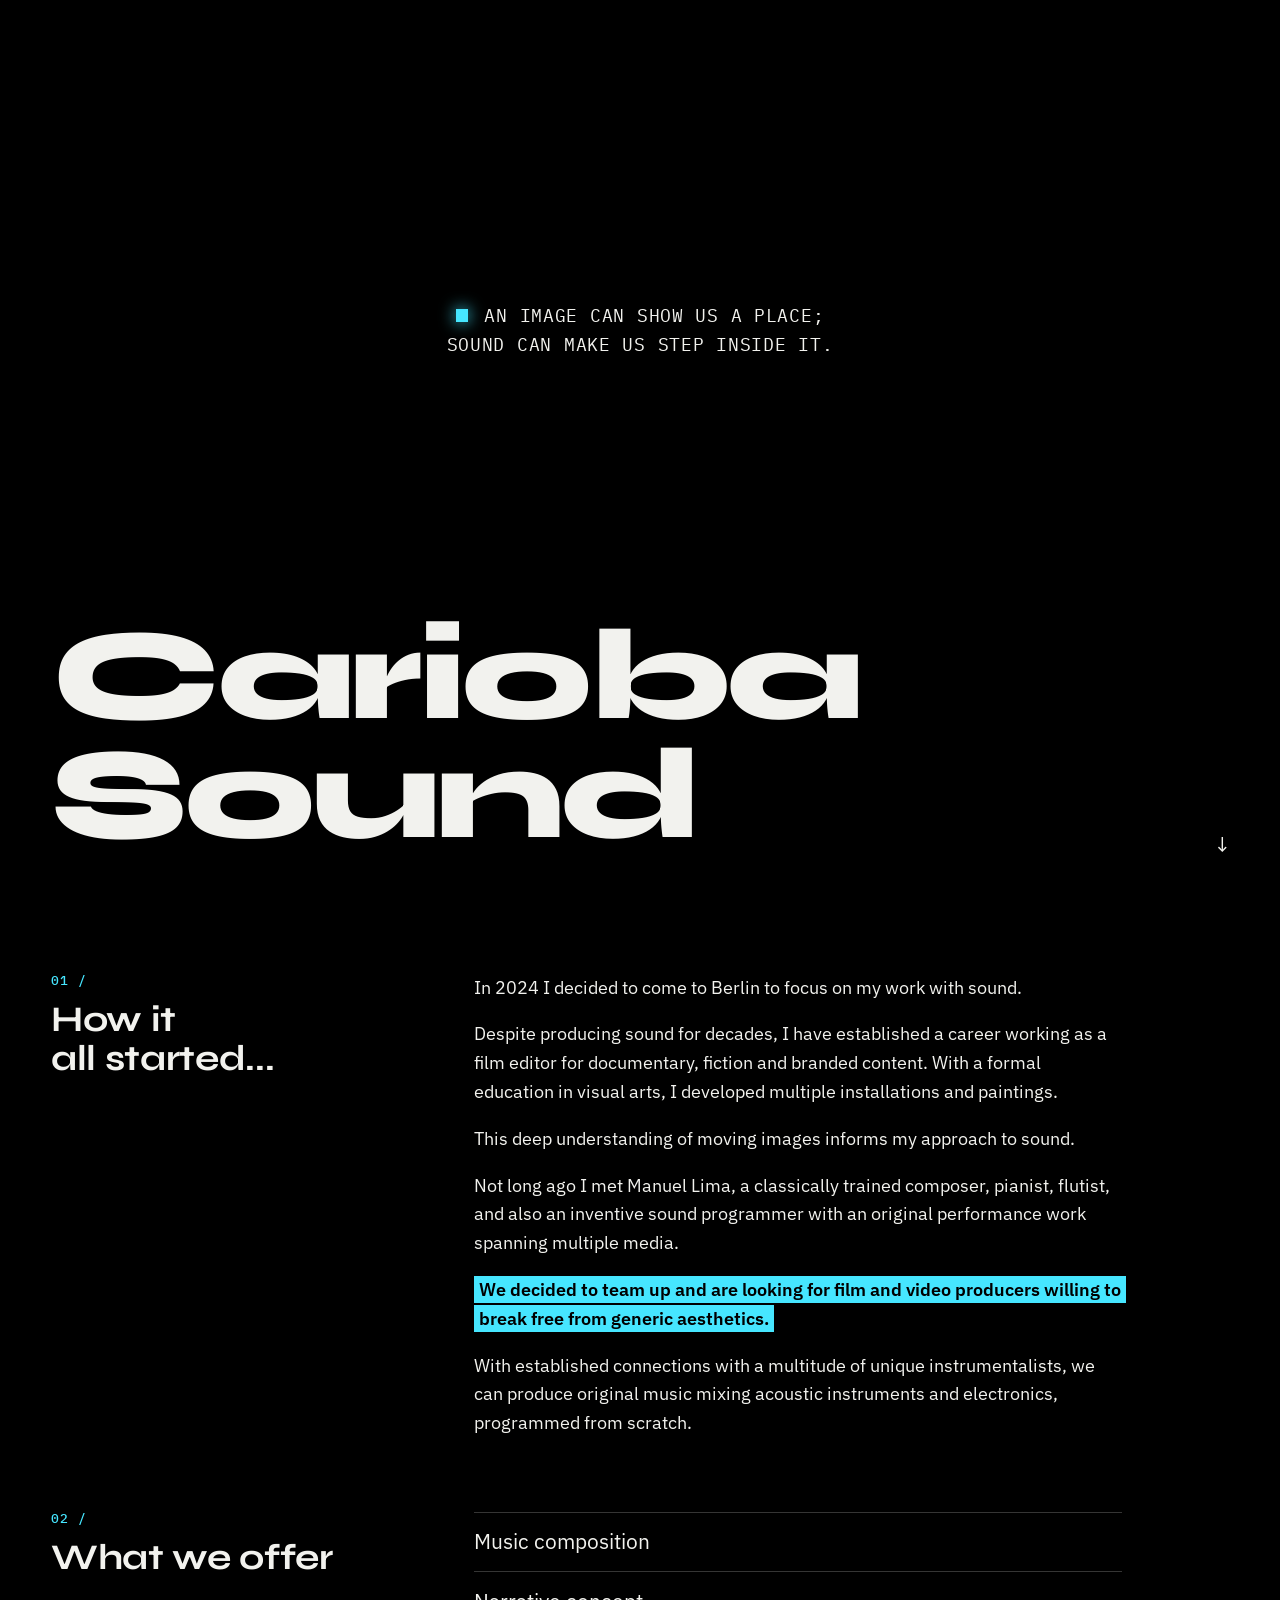
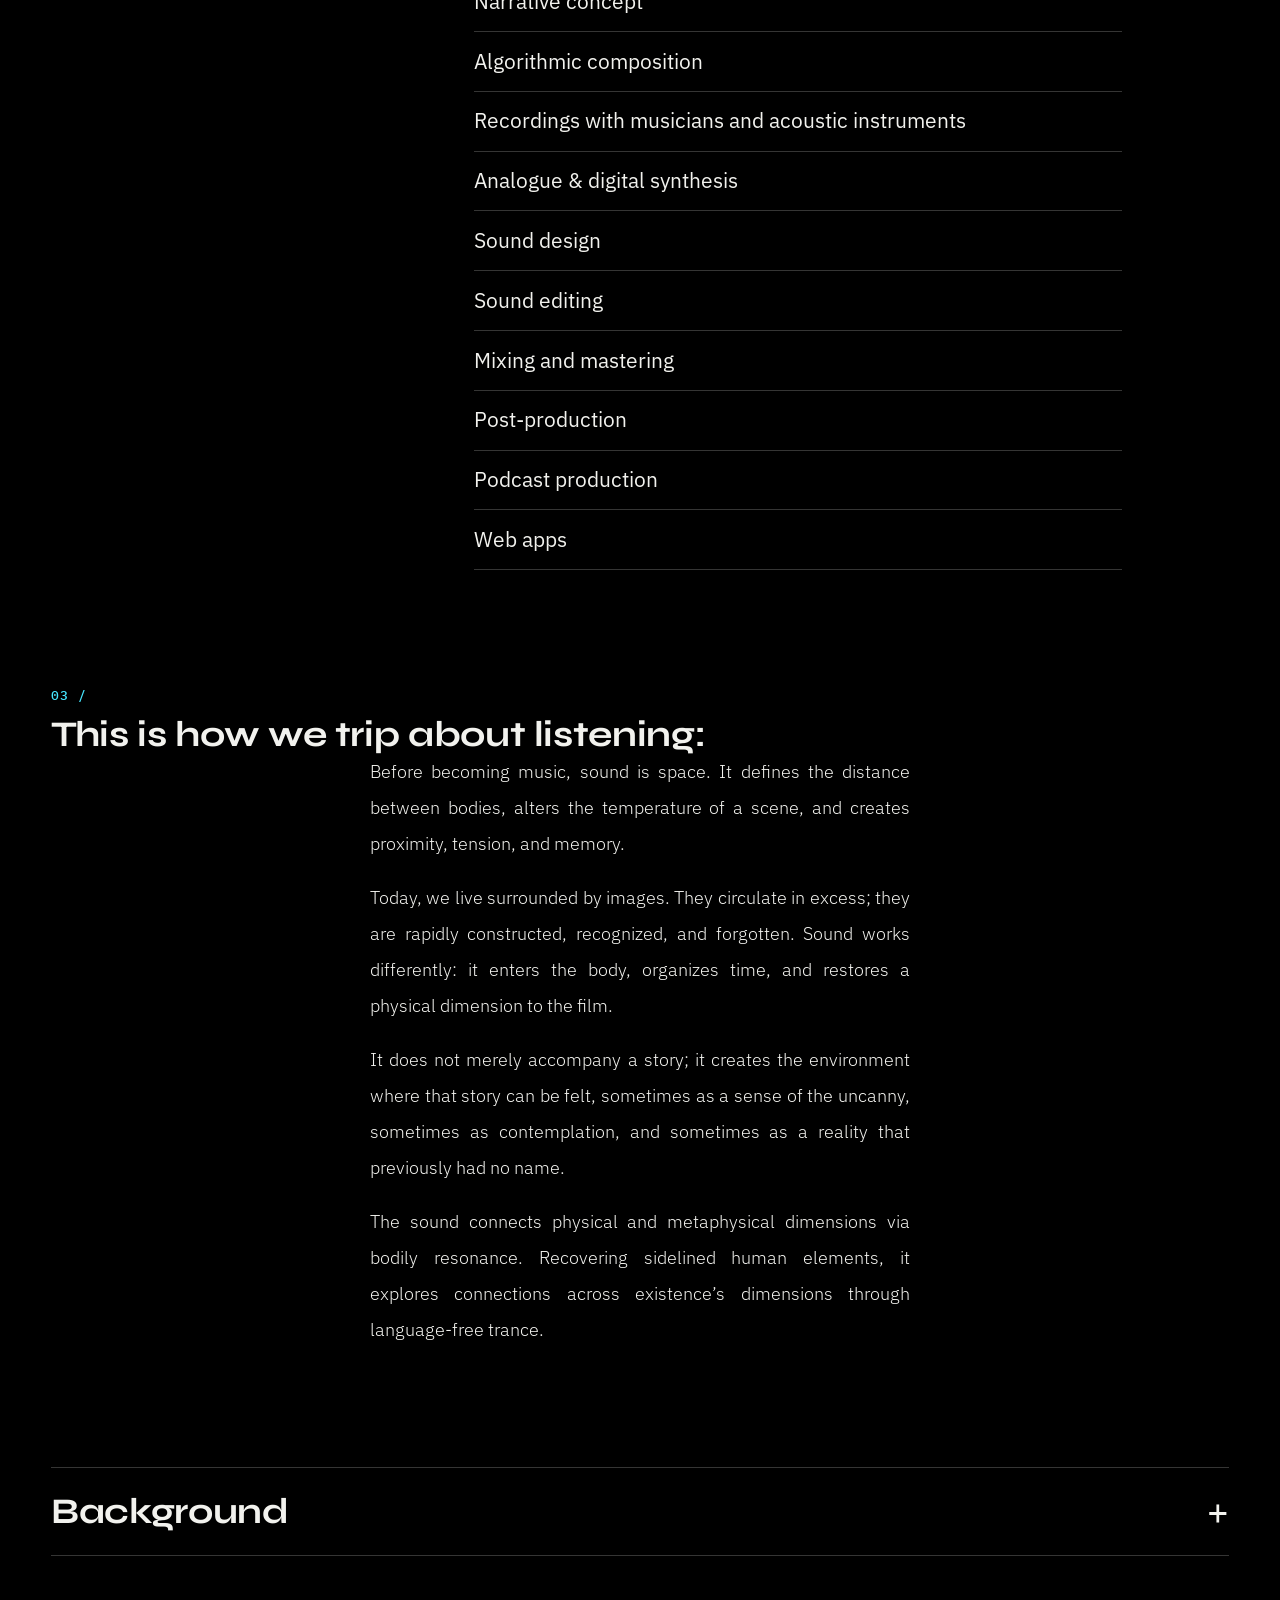
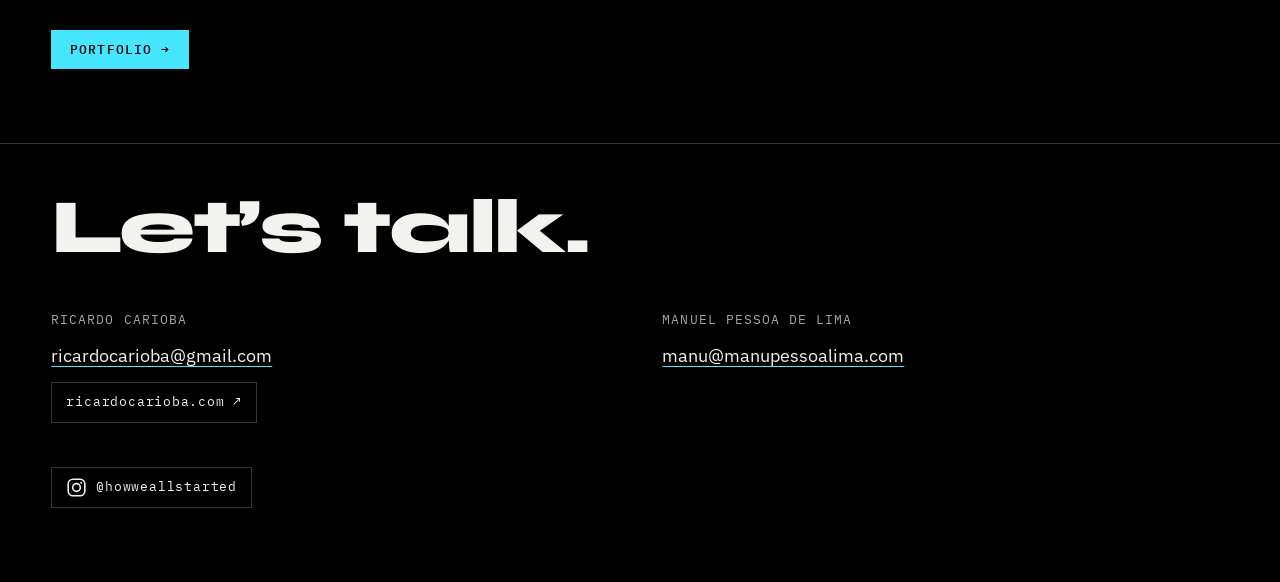
<file: index.html>
<!DOCTYPE html>
<html lang="en">
<head>
    <link rel="stylesheet" href="css/stylesheet.css">
    <meta charset="UTF-8">
    <meta name="viewport" content="width=device-width, initial-scale=1">
    <title>Carioba Sound · Sound studio in Berlin</title>
    <meta name="description" content="Berlin-based sound studio for film, games and digital media. Original scores, sound design, generative music and sound post-production.">

    <meta property="og:title" content="Carioba Sound · Sound studio in Berlin">
    <meta property="og:description" content="Original scores and sound design for film, games and digital products. Shaped in conversation.">
    <meta property="og:type" content="website">
</head>

<body>
    <header class="site-header">
        <h1 class="site-name">Carioba Sound</h1>
        <p class="tagline">An image can show us a place; sound can make us step inside it.</p>
        <!-- Outras opções de linha de abertura:
             Uma produtora sonora para quem quer sair do previsível.
             Produtora de som para o audiovisual. E também um projeto artístico. -->
    </header>

    <!-- Algo para ouvir. Descomentem quando tiverem as faixas.
    <section id="listen" class="listen">
        <h2>Listen</h2>
        <audio controls preload="none" src="audio/faixa-01.mp3"></audio>
    </section>
    -->

    <main class="site-main">

        <article id="about" class="running-text">

            <section id="how-it-all-started">
                <h2>How it all started...</h2>
                <p>In 2024 I decided to come to Berlin to focus on my work with sound.</p>
                <p>Despite producing sound for decades, I have established a career working as a film editor for documentary, fiction and branded content. With a formal education in visual arts, I developed multiple installations and paintings.</p>
                <p>This deep understanding of moving images informs my approach to sound. </p>
                <p>Not long ago I met Manuel Lima, a classically trained composer, pianist, flutist, and also an inventive sound programmer with an original performance work spanning multiple media.</p>
                <p><span class="highlight">We decided to team up and are looking for film and video producers willing to break free from generic aesthetics.</span></p>
                <p>With established connections with a multitude of unique instrumentalists, we can produce original music mixing acoustic instruments and electronics, programmed from scratch.</p>
            </section>

            <section id="what-we-offer">
                <h2>What we offer</h2>
                <ul class="offer-list">
                    <li>Music composition</li>
                    <li>Narrative concept</li>
                    <li>Algorithmic composition</li>
                    <li>Recordings with musicians and acoustic instruments</li>
                    <li>Analogue &amp; digital synthesis</li>
                    <li>Sound design</li>
                    <li>Sound editing</li>
                    <li>Mixing and mastering</li>
                    <li>Post-production</li>
                    <li>Podcast production</li>
                    <li>Web apps</li>
                </ul>
            </section>

            <section id="artist-statement" class="statement">
                <h2>This is how we trip about listening:</h2>
                <p>Before becoming music, sound is space. It defines the distance between bodies, alters the temperature of a scene, and creates proximity, tension, and memory.</p>
                <p>Today, we live surrounded by images. They circulate in excess; they are rapidly constructed, recognized, and forgotten. Sound works differently: it enters the body, organizes time, and restores a physical dimension to the film.</p>
                <p>It does not merely accompany a story; it creates the environment where that story can be felt, sometimes as a sense of the uncanny, sometimes as contemplation, and sometimes as a reality that previously had no name.</p>
                <p>The sound connects physical and metaphysical dimensions via bodily resonance. Recovering sidelined human elements, it explores connections across existence’s dimensions through language-free trance.</p>
            </section>

            <h2><a href="#background" class="modal-link">Background</a></h2>

            <dialog id="background" class="modal" aria-labelledby="background-title">
                <div class="modal-content">
                    <form method="dialog">
                        <button class="modal-close" aria-label="Fechar">×</button>
                    </form>

                    <h2 id="background-title">Background</h2>

                    <article id="carioba" class="person">
                        <h3>Carioba <span class="full-name">Ricardo Carioba</span></h3>
                        <p>I am a visual and sound artist working across multiple mediums. My practice is marked by the questions raised by the concretist tradition in Brazil and its non-representational approach to visual production, as well as by the impact of sound in the brain and its capacity of modulating brainwaves and the vibration of neurons.</p>
                        <p>My sound performances and installations use light, video, sound and sculpture and aim to build abstract spaces and non-discursive imagery in order to explore the deconstruction of the syntax of our aesthetic experience and to open space to new forms of thinking and relating to the world.</p>
                        <p>My practice is interested in the problem of visual production as a tool for alienation and social control and in challenging the notions of space, acoustics and architecture, with works that move between the hypnotic and the repulsive and explore situations of physical conflict between space and the spectator.</p>
                        <p>I held exhibitions in galleries and museums in Brazil, Germany, United Kingdom and Italy, among other countries. As a sound artist, I have performed concerts in São Paulo, Rio de Janeiro, New York, Berlin, London, Bordeaux and more.</p>
                    </article>

                    <article id="manu" class="person">
                        <h3>Manu <span class="full-name">Manuel Pessoa de Lima</span></h3>
                        <p>Manuel Pessoa de Lima is a Brazilian composer, sound designer and performer based in Berlin, and co-founder of Carioba Sound. He brings a composer’s ear to audiovisual work, creating scores and sound design for film, dance, theatre and installation.</p>
                        <p>His soundtrack credits include a National Geographic series, the Brazilian theatre company Hiato, and the sound installation Memories of a Coup. In Berlin, he has also worked as live sound operator for Ligia Lewis’s dance company.</p>
                        <p>Alongside this, he keeps an experimental practice: three albums, including Realejo, released on vinyl by Black Truffle, and humorous solo performances presented at festivals such as Oscillation, Tectonics, Send-Receive and Schloss Solitude Summerfest.</p>
                        <p>Classically trained, he holds a doctorate in the Performer-Composer program at CalArts. In every project he listens closely to the space, the story and the people involved, and builds the sound to fit, with a sense of humour about the process.</p>
                    </article>
                </div>
            </dialog>

        </article>

        <nav class="more-links" aria-label="Mais sobre a Carioba Sound">
            <a href="portfolio.html" class="button">Portfolio →</a>
           
        </nav>




    </main>

    <footer id="contact" class="site-footer">
        <p class="footer-title">Let’s talk.</p>

        <div class="contacts">
            <div class="contact">
                <p class="contact-name">Ricardo Carioba</p>
                <p><a class="email" data-user="ricardocarioba" data-domain="gmail.com">ricardocarioba [at] gmail.com</a></p>
                <p><a class="footer-link" href="https://ricardocarioba.com/" target="_blank" rel="noopener">ricardocarioba.com ↗</a></p>
            </div>

            <div class="contact">
                <p class="contact-name">Manuel Pessoa de Lima</p>
                <p><a class="email" data-user="manu" data-domain="manupessoalima.com">manu [at] manupessoalima.com</a></p>
            </div>
        </div>

        <p class="footer-social">
            <a class="instagram" href="https://www.instagram.com/howweallstarted/" target="_blank" rel="noopener">
                <img src="img/instagram.svg" alt="Instagram" width="24" height="24">
                <span>@howweallstarted</span>
            </a>
        </p>
    </footer>

    <script src="js/modal.js"></script>
    <script src="js/contact.js"></script>

    <!--
        <script src="https://cdn.jsdelivr.net/npm/p5@1.11.1/lib/p5.min.js"></script>
        <script src="js/sketch.js"></script>
    -->
</body>
</html>
</file>
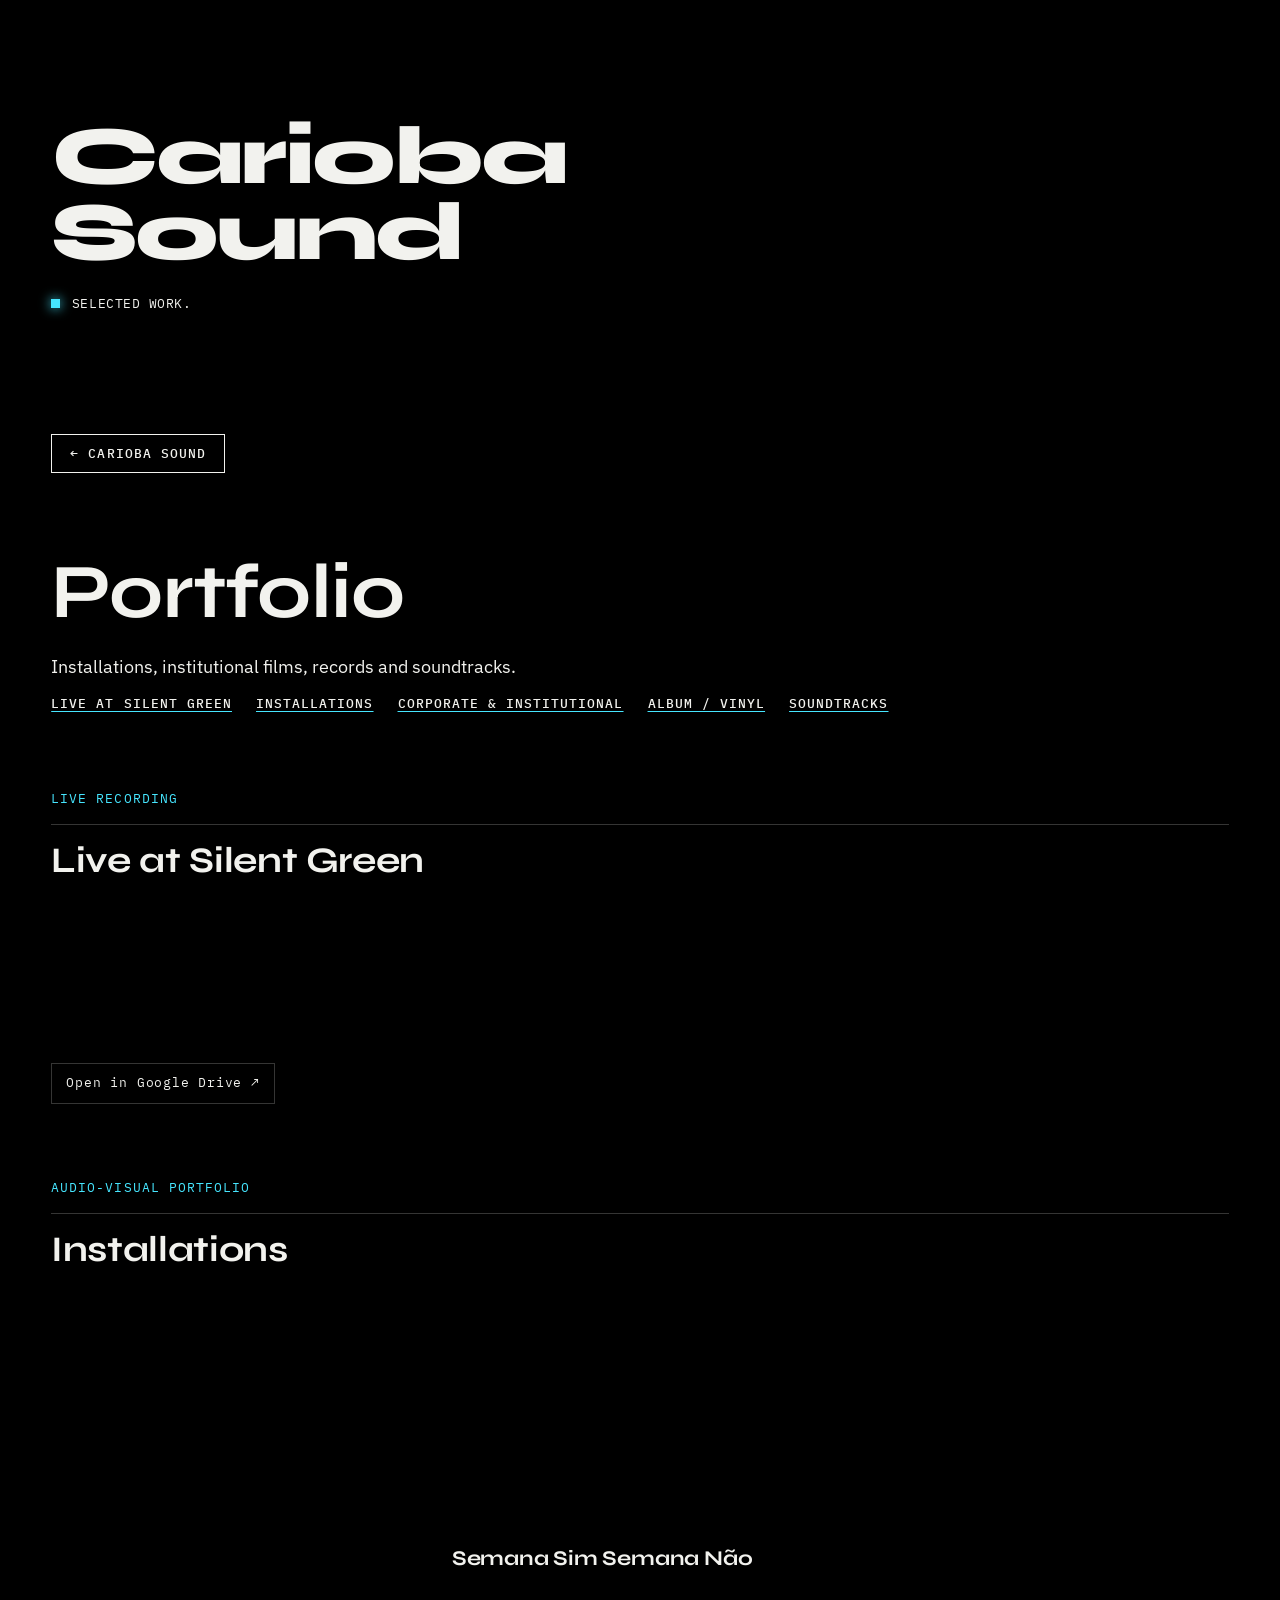
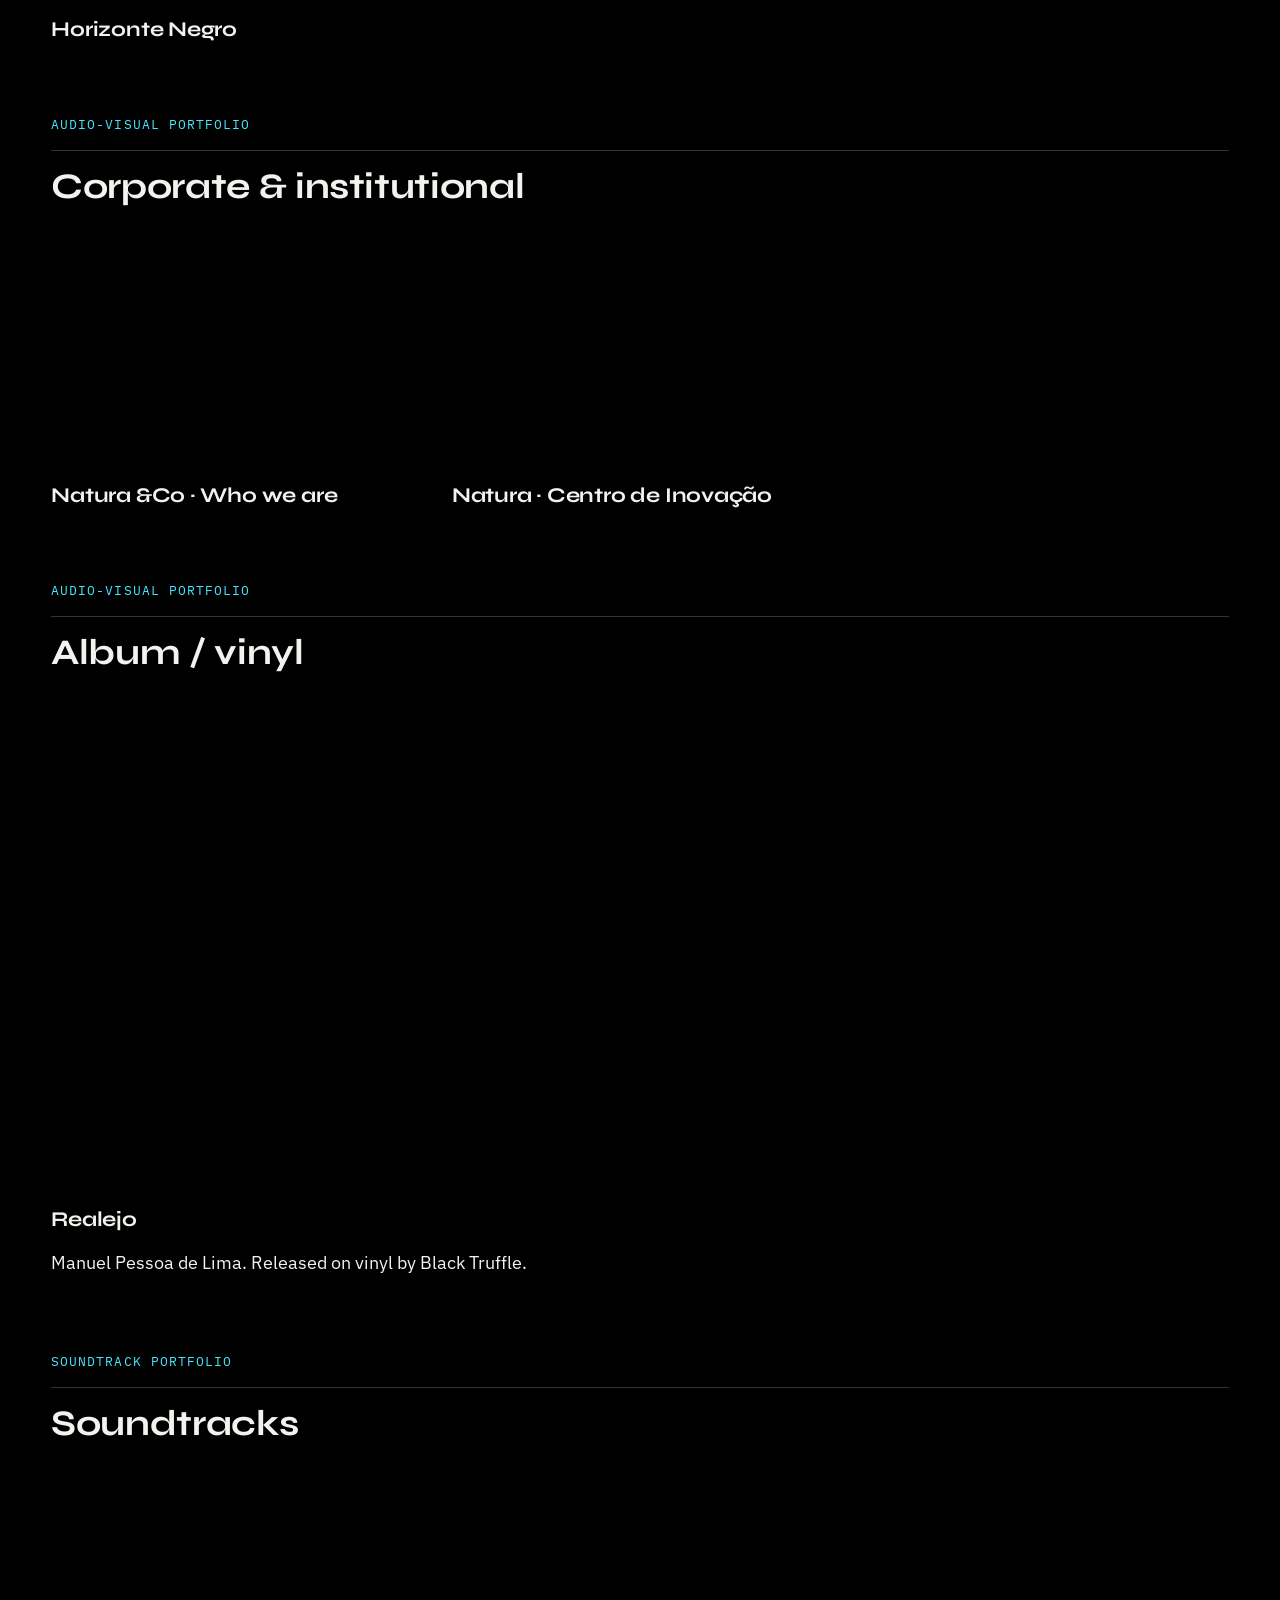
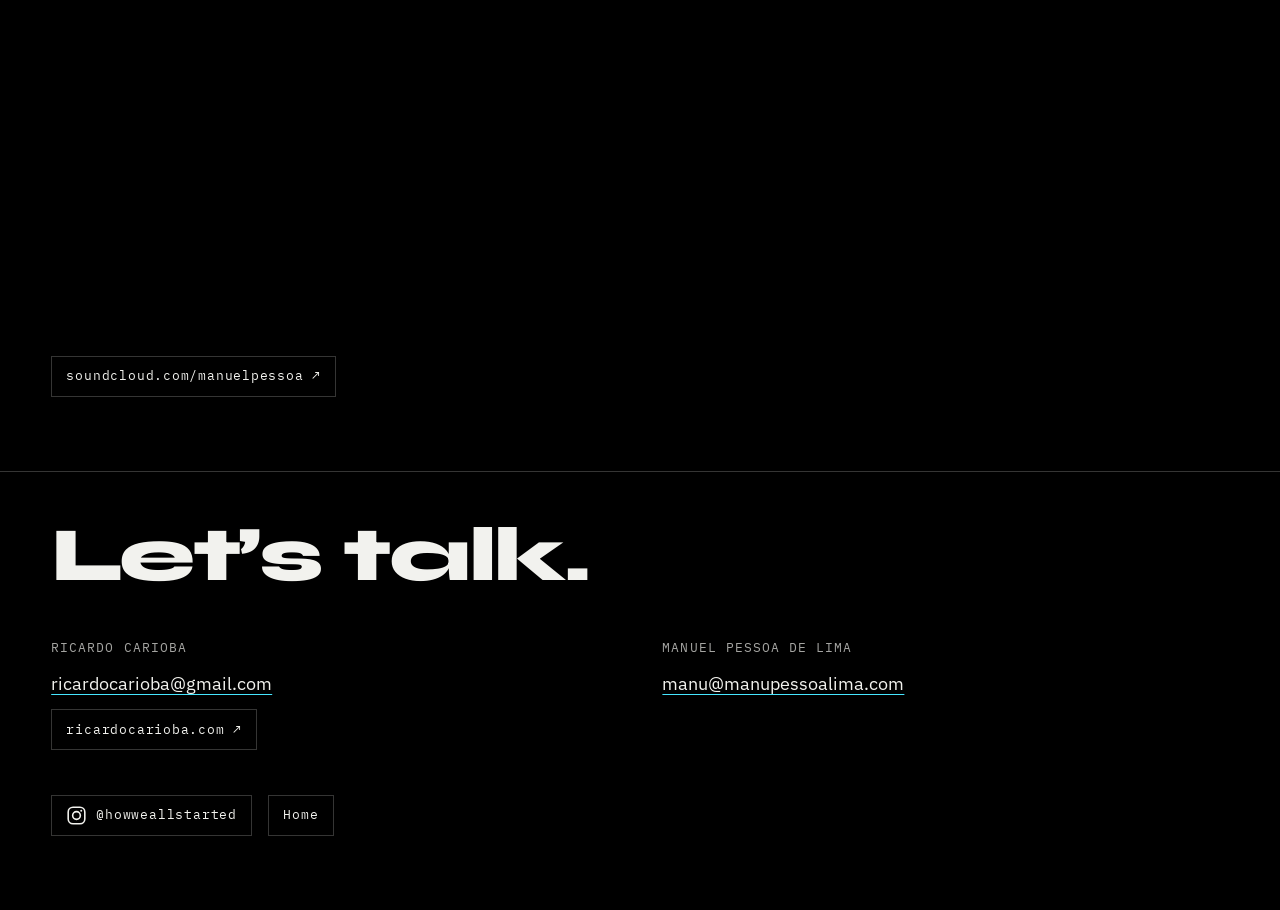
<file: portfolio.html>
<!DOCTYPE html>
<html lang="en">
<head>
    <link rel="stylesheet" href="css/stylesheet.css">
    <meta charset="UTF-8">
    <meta name="viewport" content="width=device-width, initial-scale=1">
    <title>Portfolio · Carioba Sound</title>
    <meta name="description" content="Selected work by Carioba Sound: original scores, sound design, generative music and sound post-production for film, games and digital media.">

    <meta property="og:title" content="Portfolio · Carioba Sound">
    <meta property="og:description" content="Selected scores and sound design for film, games and digital products.">
    <meta property="og:type" content="website">
</head>

<body>
    <header class="site-header">
        <!-- Nesta página o h1 é "Portfolio", então o nome vira um link de volta para a home -->
        <p class="site-name"><a href="index.html">Carioba Sound</a></p>
        <p class="tagline">Selected work.</p>
    </header>

    <main class="site-main">

        <section id="portfolio" class="portfolio">
            <a href="index.html" class="button">← Carioba Sound</a>
            <h1>Portfolio</h1>
            <p>Installations, institutional films, records and soundtracks.</p>

            <nav class="portfolio-nav" aria-label="Portfolio sections">
                <a href="#silent-green">Live at Silent Green</a>
                <a href="#installations">Installations</a>
                <a href="#institutional">Corporate &amp; institutional</a>
                <a href="#album">Album / vinyl</a>
                <a href="#soundtracks">Soundtracks</a>
            </nav>
        </section>

        <!-- Primeiro da lista: gravação ao vivo (áudio no Google Drive, "qualquer pessoa com o link") -->
        <section id="silent-green" class="project-list">
            <p class="group-label">Live recording</p>
            <h2>Live at Silent Green</h2>

            <article class="project">
                <div class="project-media">
                    <iframe class="drive-audio" src="https://drive.google.com/file/d/1B0laB5f5y67phJKVKyL7GpeEtoas65Bi/preview" title="Live at Silent Green (audio player)" loading="lazy" allow="autoplay"></iframe>
                </div>
                <p><a class="footer-link" href="https://drive.google.com/file/d/1B0laB5f5y67phJKVKyL7GpeEtoas65Bi/view" target="_blank" rel="noopener">Open in Google Drive ↗</a></p>
            </article>
        </section>

        <!-- =========================================================
             AUDIO-VISUAL PORTFOLIO
             Cada trabalho é um <article class="project">: mídia e título.
             Vídeo do Vimeo: só o <iframe> (o script player.js do Vimeo não é necessário).
             Se o vídeo não for 16:9, ajustem a proporção com style="--ratio: 4 / 3".
             ========================================================= -->

        <section id="installations" class="project-list">
            <p class="group-label">Audio-visual portfolio</p>
            <h2>Installations</h2>

            <div class="project-grid">
                <!-- Escopo: vídeo ainda não enviado ao Google Drive. Quando estiver,
                     troque o src pelo endereço /preview do arquivo e descomente.
                <article id="escopo" class="project">
                    <div class="project-media">
                        <iframe src="https://drive.google.com/file/d/FILE_ID/preview" title="Escopo: exhibition view" loading="lazy" allow="autoplay; fullscreen" allowfullscreen></iframe>
                    </div>
                    <h3 class="project-title">Escopo</h3>
                </article>
                -->

                <!-- Vídeos do Google Drive: compartilhados como "qualquer pessoa com o link".
                     O embed usa o endereço /preview do arquivo (não o /view). -->
                <article id="horizonte-negro" class="project">
                    <div class="project-media">
                        <iframe src="https://drive.google.com/file/d/1rl7900gtlPywp4W-TmfXK5KMzLxRkN3A/preview" title="Horizonte Negro: sample" loading="lazy" style="--ratio: 4 / 3" allow="autoplay; fullscreen" allowfullscreen></iframe>
                    </div>
                    <h3 class="project-title">Horizonte Negro</h3>
                </article>

                <article id="semana-sim-semana-nao" class="project">
                    <div class="project-media">
                        <iframe src="https://drive.google.com/file/d/1_ZGHhDRZWP0eVu6M5iTFb3_b76KJmsvV/preview" title="Semana Sim Semana Não" loading="lazy" allow="autoplay; fullscreen" allowfullscreen></iframe>
                    </div>
                    <h3 class="project-title">Semana Sim Semana Não</h3>
                </article>
            </div>
        </section>

        <section id="institutional" class="project-list">
            <p class="group-label">Audio-visual portfolio</p>
            <h2>Corporate &amp; institutional</h2>

            <div class="project-grid">
                <!-- Vídeos do Google Drive: compartilhados como "qualquer pessoa com o link".
                     O embed usa o endereço /preview do arquivo (não o /view). -->
                <article id="natura-who-we-are" class="project">
                    <div class="project-media">
                        <iframe src="https://drive.google.com/file/d/1I8Z2BdYkp8fkEST1pRAbakFsrF5rqbx1/preview" title="Natura &amp;Co: Who we are" loading="lazy" allow="autoplay; fullscreen" allowfullscreen></iframe>
                    </div>
                    <h3 class="project-title">Natura &amp;Co · Who we are</h3>
                </article>

                <article id="natura-centro-de-inovacao" class="project">
                    <div class="project-media">
                        <iframe src="https://drive.google.com/file/d/1stQOr5q1zaumV3BjeEXSiuRQ5B-sM4k6/preview" title="Natura: Centro de Inovação" loading="lazy" allow="autoplay; fullscreen" allowfullscreen></iframe>
                    </div>
                    <h3 class="project-title">Natura · Centro de Inovação</h3>
                </article>
            </div>
        </section>

        <section id="album" class="project-list">
            <p class="group-label">Audio-visual portfolio</p>
            <h2>Album / vinyl</h2>

            <article id="realejo" class="project">
                <div class="project-media">
                    <iframe class="bandcamp" src="https://bandcamp.com/EmbeddedPlayer/album=2718304782/size=large/bgcol=000000/linkcol=46e6ff/tracklist=false/transparent=true/" title="Realejo by Manuel Pessôa de Lima (Bandcamp player)" loading="lazy" seamless><a href="https://blacktruffle.bandcamp.com/album/realejo">Realejo by Manuel Pessôa de Lima</a></iframe>
                </div>
                <h3 class="project-title">Realejo</h3>
                <p class="project-description">Manuel Pessoa de Lima. Released on vinyl by Black Truffle.</p>
            </article>
        </section>

        <!-- =========================================================
             SOUNDTRACK PORTFOLIO
             ========================================================= -->

        <section id="soundtracks" class="project-list">
            <p class="group-label">Soundtrack portfolio</p>
            <h2>Soundtracks</h2>

            <article id="soundcloud" class="project">
                <div class="project-media">
                    <iframe class="soundcloud" src="https://w.soundcloud.com/player/?url=https%3A//soundcloud.com/manuelpessoa&amp;color=%2346e6ff&amp;auto_play=false&amp;hide_related=true&amp;show_comments=false&amp;show_user=true&amp;show_reposts=false&amp;visual=false" title="Manuel Pessoa de Lima on SoundCloud" loading="lazy" allow="autoplay"></iframe>
                </div>
                <p><a class="footer-link" href="https://soundcloud.com/manuelpessoa" target="_blank" rel="noopener">soundcloud.com/manuelpessoa ↗</a></p>
            </article>
        </section>

    </main>

    <footer id="contact" class="site-footer">
        <p class="footer-title">Let’s talk.</p>

        <div class="contacts">
            <div class="contact">
                <p class="contact-name">Ricardo Carioba</p>
                <p><a class="email" data-user="ricardocarioba" data-domain="gmail.com">ricardocarioba [at] gmail.com</a></p>
                <p><a class="footer-link" href="https://ricardocarioba.com/" target="_blank" rel="noopener">ricardocarioba.com ↗</a></p>
            </div>

            <div class="contact">
                <p class="contact-name">Manuel Pessoa de Lima</p>
                <p><a class="email" data-user="manu" data-domain="manupessoalima.com">manu [at] manupessoalima.com</a></p>
            </div>
        </div>

        <p class="footer-social">
            <a class="instagram" href="https://www.instagram.com/howweallstarted/" target="_blank" rel="noopener">
                <img src="img/instagram.svg" alt="Instagram" width="24" height="24">
                <span>@howweallstarted</span>
            </a>
            <a class="footer-link" href="index.html">Home</a>
        </p>
    </footer>

    <script src="js/modal.js"></script>
    <script src="js/contact.js"></script>

    <!--
        <script src="https://cdn.jsdelivr.net/npm/p5@1.11.1/lib/p5.min.js"></script>
        <script src="js/sketch.js"></script>
    -->
</body>
</html>
</file>
<file: css/stylesheet.css>
/*=====================
GENERAL SETUP
Carioba Sound · versão escura
Referência estética: a obra do Ricardo Carioba. Sala preta, luz, cor e
frequência; forma geométrica e redução. Preto de verdade no fundo,
texto claro, e uma única cor de "luz" usada com parcimônia.
====================*/


@import url('https://fonts.googleapis.com/css2?family=IBM+Plex+Mono:wght@400;500&family=IBM+Plex+Sans:wght@300;400;500;600&family=Syne:wght@400..800&display=swap');


/*=====================
VARIÁVEIS
====================*/

:root {
    /* Cores */
    --bg: #000;                             /* a sala preta */
    --ink: #f2f2ee;                         /* texto: branco levemente quente, menos duro que #fff */
    --muted: rgb(242 242 238 / 0.68);       /* texto secundário */
    --line: rgb(242 242 238 / 0.22);        /* fios finos que organizam a página */
    --accent: #46e6ff;                      /* a cor da "luz": links, foco, números, hover */
    --on-accent: #000;                      /* texto sobre fundo --accent */

    /* Outras cores de luz para testar (troque só o --accent):
       lima      #c6ff3a
       magenta   #ff3df2
       laranja   #ff5a2e
       violeta   #9b8cff                                                    */

    /* Vídeo de fundo */
    --video-dim: 0.35;                      /* quanto escurecer o vídeo: 0 = original, 1 = preto */
    --sheet: rgb(0 0 0 / 0.72);             /* folha translúcida sob o texto, por cima do vídeo */
    --sheet-blur: 14px;                     /* desfoque do vídeo atrás da folha (0 desliga) */
    --on-canvas: var(--ink);                /* texto direto sobre o vídeo / p5 */

    /* Fontes: Syne nos títulos, IBM Plex Sans no texto, IBM Plex Mono nos rótulos */
    --font-display: "Syne", system-ui, sans-serif;
    --font-text: "IBM Plex Sans", system-ui, sans-serif;
    --font-mono: "IBM Plex Mono", ui-monospace, "SF Mono", Menlo, monospace;
    --name-size: clamp(3rem, 11cqi, 9rem);         /* "Carioba Sound" no cabeçalho */

    /* Tamanhos de texto: crescem sozinhos do celular ao desktop */
    --step--1: clamp(0.75rem, 0.72rem + 0.12vw, 0.8125rem);   /* 12 → 13px: rótulos em mono */
    --step-0: clamp(1.0625rem, 1rem + 0.25vw, 1.125rem);      /* 17 → 18px: texto */
    --step-1: clamp(1.1875rem, 1.1rem + 0.4vw, 1.3125rem);    /* 19 → 21px: subtítulos */
    --step-2: clamp(1.5rem, 1.15rem + 1.5vw, 2.25rem);        /* 24 → 36px: títulos */
    --step-3: clamp(2.25rem, 1.2rem + 4.5vw, 5rem);           /* 36 → 80px: "Vamos conversar?" */

    /* Espaços */
    --space-s: 1rem;
    --space-m: 1.5rem;
    --space-l: clamp(2rem, 1.6rem + 1.5vw, 3rem);
    --space-xl: clamp(3rem, 2.2rem + 3vw, 5rem);
    --gutter: clamp(1.25rem, 4vw, 3.5rem);       /* margem lateral */

    --measure: 36em;        /* largura máxima de uma linha de texto */
    --page-max: 90rem;      /* largura máxima do conteúdo em telas muito grandes */
}


/*=====================
BASE
====================*/

*,
*::before,
*::after {
    box-sizing: border-box;
}

/* O PRETO VAI NO html, NÃO NO body.
   Se o body tiver fundo, ele é pintado por cima do vídeo (que fica atrás, com z-index negativo)
   e o vídeo some. Com o fundo no html, o vídeo aparece entre o preto e o conteúdo. */
html {
    background-color: var(--bg);
    color-scheme: dark;                         /* barra de rolagem e <audio> escuros */
    scrollbar-color: rgb(242 242 238 / 0.35) transparent;
    -webkit-text-size-adjust: 100%;
    text-size-adjust: 100%;
}

@media (prefers-reduced-motion: no-preference) {
    html {
        scroll-behavior: smooth;
    }
}

body {
    margin: 0;                                  /* sem background aqui: veja o comentário acima */
    font-family: var(--font-text);
    font-size: var(--step-0);
    font-weight: 400;
    line-height: 1.6;
    color: var(--ink);
}

/* VÍDEO DE FUNDO
   Coloque <video class="bg-video"> como PRIMEIRO filho do <body>.
   Ele fica fixo, cobrindo a janela, atrás de todo o conteúdo. */
.bg-video {
    position: fixed;
    inset: 0;
    z-index: -1;
    inline-size: 100%;
    block-size: 100%;
    object-fit: cover;
    pointer-events: none;
}

/* Véu escuro por cima do vídeo, para o texto continuar legível.
   Vem depois do vídeo na ordem do HTML, então fica por cima dele. */
body::after {
    content: "";
    position: fixed;
    inset: 0;
    z-index: -1;
    pointer-events: none;
    background-color: rgb(0 0 0 / var(--video-dim));
}

/* Quem pede menos movimento fica só com o preto */
@media (prefers-reduced-motion: reduce) {
    .bg-video {
        display: none;
    }
}

/* Se um dia o sketch do p5 voltar: ele também fica fixo atrás da página.
   Atenção: o p5 coloca o canvas dentro do <main>. Não use transform, filter,
   opacity, z-index nem container-type no main. (O sketch.js atual desenha
   fundo branco: troque backgroundColor para 0 e dotColor para 255.) */
canvas.p5Canvas {
    position: fixed;
    top: 0;
    left: 0;
    z-index: -1;
}

/* Zera as margens padrão do navegador. Também com :where(), para que
   a regra de espaçamento mais abaixo consiga devolver o espaço certo. */
:where(h1, h2, h3, p, ul, ol) {
    margin: 0;
}

h1,
h2,
h3 {
    font-family: var(--font-display);
    font-weight: 700;
    line-height: 1.1;
    letter-spacing: -0.01em;
    text-wrap: balance;
}

h2 {
    font-size: var(--step-2);
}

h3 {
    font-size: var(--step-1);
}

p,
ul,
ol {
    max-inline-size: var(--measure);
}

p {
    text-wrap: pretty;
}

li + li {
    margin-block-start: 0.6em;
}

strong {
    font-weight: 500;
}

a {
    color: inherit;
    text-decoration-color: var(--accent);
    text-decoration-thickness: 0.08em;
    text-underline-offset: 0.2em;
}

a:hover {
    color: var(--accent);
}

:focus-visible {
    outline: 2px solid var(--accent);
    outline-offset: 3px;
}

::selection {
    background-color: var(--accent);
    color: var(--on-accent);
}

/* Espaço entre elementos vizinhos dentro de cada bloco de texto.
   :where() não soma especificidade, então qualquer regra mais abaixo vence esta. */
:where(section, .person, .site-footer, .modal-content, .project) > * + * {
    margin-block-start: 1em;
}

/* Um respiro acima da seção quando um link leva até ela */
section[id] {
    scroll-margin-block-start: var(--space-m);
}


/*=====================
LAYOUT GERAL
Uma coluna em todos os tamanhos: cabeçalho de tela cheia sobre o vídeo,
depois a folha de texto. A organização em colunas fica dentro das seções.
====================*/

body {
    display: grid;
    grid-template-columns: minmax(0, 1fr);
    grid-template-areas:
        "header"
        "listen"
        "main"
        "footer";
}

.site-header {
    grid-area: header;
}

.listen {
    grid-area: listen;
}

.site-main {
    grid-area: main;
}

.site-footer {
    grid-area: footer;
}


/*=====================
CABEÇALHO
Ocupa a primeira tela inteira: o vídeo aparece limpo, só com o nome embaixo.
====================*/

.site-header {
    position: relative;
    container-type: inline-size;    /* o título mede a largura do header (unidade cqi) */
    display: flex;
    flex-direction: column;
    justify-content: flex-end;
    min-block-size: 100vh;
    min-block-size: 100svh;         /* svh: altura da tela sem a barra do navegador */
    padding: var(--space-l) var(--gutter);
    color: var(--on-canvas);
}

.site-name {
    inline-size: min-content;       /* quebra em cada palavra: "Carioba" em cima, "Sound" embaixo, em qualquer tela */
    font-family: var(--font-display);   /* no portfolio é um <p>, não um <h1> */
    font-size: var(--name-size);
    font-weight: 800;
    line-height: 0.92;
    letter-spacing: -0.035em;
    text-wrap: balance;
}

.tagline {
    max-inline-size: 30em;
    margin-block-start: var(--space-m);
    font-family: var(--font-mono);
    font-size: var(--step--1);
    letter-spacing: 0.04em;
    line-height: 1.6;
    text-transform: uppercase;
}

/* Um quadradinho de luz antes da frase, como o LED de um equipamento */
.tagline::before {
    content: "";
    display: inline-block;
    inline-size: 0.7em;
    block-size: 0.7em;
    margin-inline-end: 0.9em;
    background-color: var(--accent);
    box-shadow: 0 0 0.9em var(--accent);
}

@media (prefers-reduced-motion: no-preference) {
    .tagline::before {
        animation: led 2.6s ease-in-out infinite;
    }
}

@keyframes led {
    0%, 100% { opacity: 1; }
    50%      { opacity: 0.25; }
}

/* Seta lembrando que a página continua abaixo */
.site-header::after {
    content: "↓";
    content: "↓" / "";              /* texto alternativo vazio: leitores de tela ignoram */
    position: absolute;
    inset-inline-end: var(--gutter);
    inset-block-end: var(--space-l);
    font-family: var(--font-mono);
    font-size: var(--step-1);
    line-height: 1;
    color: var(--on-canvas);
}

/* No portfolio o cabeçalho é um <p> em vez de <h1>: fica baixo, sem tela cheia */
.site-header:has(> p.site-name) {
    --name-size: clamp(2.5rem, 7cqi, 5.5rem);   /* nome menor que na home */
    min-block-size: 40vh;
    min-block-size: 40svh;
}

.site-header:has(> p.site-name)::after {
    content: none;
}

/* Na home a frase flutua no meio do espaço vazio acima do nome.
   No HTML ela continua depois do <h1> (leitores de tela leem o nome primeiro);
   "order" só muda a posição na tela, e as margens auto dividem o espaço livre
   igualmente acima e abaixo dela. */
.site-header:has(> h1.site-name) .tagline {
    order: -1;
    margin-block: auto;
    margin-inline: auto;
    padding-block: var(--space-l);
    font-size: var(--step-0);
    text-align: center;
    text-wrap: balance;
}


/*=====================
FOLHA DE TEXTO
"Listen", main e rodapé ficam sobre uma folha escura e translúcida,
com o vídeo desfocado atrás, para o texto ser legível.
====================*/

.listen,
.site-main,
.site-footer {
    /* margem lateral, mas sem deixar o conteúdo passar de --page-max */
    padding-inline: max(var(--gutter), calc((100% - var(--page-max)) / 2));
    background-color: var(--sheet);
    -webkit-backdrop-filter: blur(var(--sheet-blur));
    backdrop-filter: blur(var(--sheet-blur));
}

.listen {
    padding-block-start: var(--space-l);
}

.listen audio {
    display: block;
    inline-size: 100%;
}

.site-main {
    display: grid;
    gap: var(--space-xl);
    padding-block: var(--space-xl);
}

/* Texto corrido: How it all started, What we offer e as linhas que abrem os modais */
.running-text {
    counter-reset: secao;
    display: flex;
    flex-direction: column;
    gap: var(--space-xl);
}

/* Cada seção vira duas colunas no desktop: título à esquerda (fixo enquanto
   o texto rola) e o texto à direita. No celular, tudo em uma coluna. */
.running-text > section {
    display: grid;
    grid-template-columns: minmax(0, 1fr);
}

.running-text > section > h2 {
    counter-increment: secao;
}

/* Número da seção em mono, na cor da luz: 01 /  02 / */
.running-text > section > h2::before {
    content: counter(secao, decimal-leading-zero) " /";
    display: block;
    margin-block-end: 0.9em;
    font-family: var(--font-mono);
    font-size: var(--step--1);
    font-weight: 500;
    letter-spacing: 0.08em;
    color: var(--accent);
}

@media (min-width: 64em) {
    .running-text > section {
        grid-template-columns: minmax(12rem, 1fr) minmax(0, 2fr);
        column-gap: var(--space-l);
    }

    .running-text > section > h2 {
        grid-column: 1;
        grid-row: 1 / span 20;      /* o título atravessa todas as linhas de texto */
        align-self: start;
        position: sticky;
        top: var(--space-l);
        padding-inline-end: var(--space-m);
    }

    .running-text > section > :not(h2) {
        grid-column: 2;
    }

    /* o primeiro bloco de texto começa na mesma altura do título */
    .running-text > section > h2 + * {
        margin-block-start: 0;
    }
}

/* Frase em destaque no texto corrido: marcada na cor da luz, como um marca-texto.
   box-decoration-break repete o fundo e o respiro em cada linha quebrada. */
.highlight {
    padding: 0.1em 0.3em;
    font-weight: 600;
    color: var(--on-accent);
    background-color: var(--accent);
    -webkit-box-decoration-break: clone;
    box-decoration-break: clone;
}

/* What we offer: lista simples, um item por linha, separada por fios finos */
.offer-list {
    margin: 0;
    padding: 0;
    list-style: none;
    border-block-start: 1px solid var(--line);
}

.offer-list li {
    padding-block: 0.6em;
    border-block-end: 1px solid var(--line);
    font-size: var(--step-1);
}

.offer-list li + li {
    margin-block-start: 0;      /* os fios já separam os itens */
}

/* Artist statement: texto denso, então sai das duas colunas e vira
   uma coluna estreita e centralizada, justificada, leve e bem espaçada. */
.running-text > section.statement {
    grid-template-columns: minmax(0, 1fr);
    justify-items: center;
    padding-block: var(--space-l);
}

.running-text > .statement > * {
    grid-column: 1;
    inline-size: 100%;
    max-inline-size: 30em;
}

.running-text > .statement > h2 {
    grid-row: auto;             /* desfaz o "span 20" do título fixo das outras seções */
    justify-self: start;        /* título na margem esquerda, como nas outras seções */
    max-inline-size: none;
    position: static;
    padding-inline-end: 0;
}

.statement p {
    font-weight: 300;
    line-height: 2;
    text-align: justify;
    hyphens: auto;              /* hifeniza (lang="en") para o justificado não abrir buracos */
}

.person + .person {
    margin-block-start: var(--space-l);
}

.full-name {
    display: block;
    margin-block-start: 0.5em;
    font-family: var(--font-mono);
    font-size: var(--step--1);
    font-weight: 400;
    letter-spacing: 0.06em;
    text-transform: uppercase;
    color: var(--muted);
}


/*=====================
LINHAS QUE ABREM MODAIS (Background, Creating in the age of AI)
Parecem um índice: fio fino em cima, título grande, "+" à direita.
No hover a linha inteira acende na cor da luz.
====================*/

.running-text > h2 {
    margin-block-start: calc(-1 * var(--space-xl) + var(--space-m));   /* cola nas linhas vizinhas */
    border-block-start: 1px solid var(--line);
}

.running-text > section + h2 {
    margin-block-start: 0;
}

.running-text > h2:last-of-type,
.running-text > h2:has(+ dialog:last-child) {
    border-block-end: 1px solid var(--line);
}

.running-text > h2 a {
    display: flex;
    align-items: center;
    justify-content: space-between;
    gap: var(--space-m);
    /* margem negativa + padding igual: a linha acende além do texto, sem o texto se mover */
    margin-inline: calc(-1 * var(--space-s));
    padding: var(--space-m) var(--space-s);
    text-decoration: none;
    transition: background-color 0.12s, color 0.12s;
}

.running-text > h2 a::after {
    content: "+";
    content: "+" / "";
    font-family: var(--font-mono);
    font-weight: 400;
    line-height: 1;
}

.running-text > h2 a:hover {
    background-color: var(--accent);
    color: var(--on-accent);
}


/*=====================
MODAL
Os títulos acima são links que abrem o <dialog>.
O navegador cuida do Esc, do foco e de colocar o modal por cima de tudo.
====================*/

.modal {
    inline-size: min(46rem, 100% - 2 * var(--gutter));
    max-block-size: 88vh;
    max-block-size: 88svh;
    padding: 0;                     /* o espaço interno fica no .modal-content, para o clique fora funcionar */
    border: 1px solid var(--line);
    border-radius: 0;
    background-color: #0a0a0a;
    color: var(--ink);
    overflow-y: auto;
    overscroll-behavior: contain;   /* rolar o modal não rola a página atrás */
}

.modal::backdrop {
    background-color: rgb(0 0 0 / 0.7);
    -webkit-backdrop-filter: blur(6px);
    backdrop-filter: blur(6px);
}

@media (prefers-reduced-motion: no-preference) {
    .modal[open] {
        animation: modal-in 0.18s ease-out;
    }

    @keyframes modal-in {
        from { opacity: 0; transform: translateY(0.75rem); }
        to   { opacity: 1; transform: none; }
    }
}

.modal-content {
    padding: var(--space-l) var(--gutter) var(--space-xl);
}

/* O botão fica fixo no canto enquanto o texto do modal rola */
.modal form {
    position: sticky;
    top: 0;
    display: flex;
    justify-content: flex-end;
    block-size: 0;                  /* não empurra o título para baixo */
}

/* O form do botão vem antes do título, então tira o espaço que ele ganharia */
.modal-content > h2 {
    margin-block-start: 0;
}

.modal-close {
    padding: 0 0.2em;
    border: none;
    background: none;
    font-family: var(--font-mono);
    font-size: var(--step-2);
    line-height: 1;
    color: var(--ink);
    cursor: pointer;
}

.modal-close:hover {
    color: var(--accent);
}

/* Com o modal aberto, a página atrás não rola */
html:has(dialog[open]) {
    overflow: hidden;
}


/*=====================
BOTÕES, WHAT WE OFFER E WORKFLOWS
====================*/

.more-links {
    display: flex;
    flex-wrap: wrap;
    gap: var(--space-s);
}

/* Links com cara de botão: retângulo, fio fino, texto em mono.
   Vale para os links de ".more-links" e para "a.button" (voltar, no portfolio). */
.more-links a,
a.button {
    display: inline-block;
    align-self: flex-start;         /* não estica quando está dentro de um flex */
    padding: 0.85em 1.4em;
    border: 1px solid var(--ink);
    border-radius: 0;
    font-family: var(--font-mono);
    font-size: var(--step--1);
    font-weight: 500;
    letter-spacing: 0.08em;
    line-height: 1.2;
    text-transform: uppercase;
    text-decoration: none;
    color: var(--ink);
    transition: background-color 0.12s, color 0.12s, border-color 0.12s;
}

.more-links a:hover,
a.button:hover {
    border-color: var(--accent);
    background-color: var(--accent);
    color: var(--on-accent);
}

/* O botão principal (Portfolio) já vem aceso */
.more-links a.button {
    border-color: var(--accent);
    background-color: var(--accent);
    color: var(--on-accent);
}

.more-links a.button:hover {
    border-color: var(--ink);
    background-color: var(--ink);
}

/* Rótulo de cada grupo: Música, Som, Pós-produção */
#what-we-offer h3 {
    margin-block-start: var(--space-l);
    font-family: var(--font-mono);
    font-size: var(--step--1);
    font-weight: 500;
    letter-spacing: 0.12em;
    text-transform: uppercase;
    color: var(--accent);
}

/* O primeiro grupo logo depois da introdução */
#what-we-offer h3:first-of-type {
    margin-block-start: var(--space-m);
}

#workflows ol {
    padding-inline-start: 1.8em;
}

#workflows li::marker {
    font-family: var(--font-mono);
    font-weight: 500;
    color: var(--accent);
}


/*=====================
PORTFOLIO (portfolio.html)
====================*/

.site-name a {
    text-decoration: none;
}

h1 {
    font-size: var(--step-3);
}

/* As categorias usam o mesmo estilo de rótulo dos botões */
.portfolio-nav {
    display: flex;
    flex-wrap: wrap;
    gap: var(--space-s) var(--space-m);
    font-family: var(--font-mono);
    font-size: var(--step--1);
    font-weight: 500;
    letter-spacing: 0.08em;
    text-transform: uppercase;
}

.project-list > h2 {
    padding-block-start: var(--space-s);
    border-block-start: 1px solid var(--line);
}

/* "Audio-visual portfolio" / "Soundtrack portfolio": rótulo pequeno acima do título */
.project-list > .group-label {
    font-family: var(--font-mono);
    font-size: var(--step--1);
    letter-spacing: 0.08em;
    text-transform: uppercase;
    color: var(--accent);
}

.project-list > .group-label + h2 {
    margin-block-start: 0.4em;
}

.project-list > .project,
.project-list > .project-grid {
    margin-block-start: var(--space-l);
}

/* Vários trabalhos lado a lado (instalações, Natura); um por linha no celular */
.project-grid {
    display: grid;
    grid-template-columns: repeat(auto-fill, minmax(min(100%, 20rem), 1fr));
    gap: var(--space-l) var(--space-m);
}

/* Enquanto o vídeo não chega, a moldura vazia guarda o lugar */
.project-media:not(:has(iframe, img, audio)) {
    aspect-ratio: 16 / 9;
    border: 1px dashed var(--line);
}

/* Vídeo e imagem ocupam a largura toda, em 16:9 (ou na proporção de --ratio) */
.project-media iframe,
.project-media img {
    display: block;
    inline-size: 100%;
    block-size: auto;
    aspect-ratio: var(--ratio, 16 / 9);
    border: 0;
    object-fit: cover;
    background-color: #000;
}

/* Players de áudio têm tamanho próprio, não 16:9 */
.project-media iframe.bandcamp {
    inline-size: 350px;
    max-inline-size: 100%;
    block-size: 470px;
    aspect-ratio: auto;
}

.project-media iframe.soundcloud {
    block-size: 450px;
    aspect-ratio: auto;
    background-color: transparent;
}

/* Áudio do Google Drive: o player do Drive é uma faixa baixa, não 16:9 */
.project-media iframe.drive-audio {
    max-inline-size: var(--measure);
    block-size: 7.5rem;
    aspect-ratio: auto;
    background-color: transparent;
}

.project-media audio {
    display: block;
    inline-size: 100%;
}

/* Ficha técnica: rótulo pequeno em mono em cima, valor embaixo */
.project-credits {
    display: grid;
    grid-template-columns: repeat(auto-fit, minmax(10rem, 1fr));
    gap: var(--space-s) var(--space-m);
    margin-inline: 0;               /* o espaço de cima vem da regra geral dos blocos de texto */
    margin-block-end: 0;
    max-inline-size: var(--measure);
}

.project-credits dt {
    font-family: var(--font-mono);
    font-size: var(--step--1);
    letter-spacing: 0.08em;
    text-transform: uppercase;
    color: var(--muted);
}

.project-credits dd {
    margin: 0;
}


/*=====================
RODAPÉ
====================*/

.site-footer {
    padding-block: var(--space-l) var(--space-xl);
    border-block-start: 1px solid var(--line);
}

.footer-title {
    font-family: var(--font-display);
    font-size: var(--step-3);
    font-weight: 800;
    line-height: 1;
    letter-spacing: -0.03em;
}

/* Uma coluna por pessoa; lado a lado quando cabe */
.site-footer .contacts {
    display: grid;
    grid-template-columns: repeat(auto-fit, minmax(16rem, 1fr));
    gap: var(--space-l);
    margin-block-start: var(--space-l);
}

.contact > * + * {
    margin-block-start: 0.6em;
}

.contact-name {
    font-family: var(--font-mono);
    font-size: var(--step--1);
    letter-spacing: 0.08em;
    text-transform: uppercase;
    color: var(--muted);
}

.contact .email {
    overflow-wrap: anywhere;        /* endereço longo quebra em vez de vazar no celular */
}

/* Links com moldura: site do Ricardo, Instagram e Home.
   No hover acendem na cor da luz, como os botões. */
.footer-link,
.instagram {
    display: inline-flex;
    align-items: center;
    gap: 0.7em;
    padding: 0.7em 1.1em;
    border: 1px solid var(--line);
    font-family: var(--font-mono);
    font-size: var(--step--1);
    letter-spacing: 0.06em;
    text-decoration: none;
    transition: background-color 0.12s, color 0.12s, border-color 0.12s;
}

.footer-link:hover,
.instagram:hover {
    border-color: var(--accent);
    background-color: var(--accent);
    color: var(--on-accent);
}

.instagram img {
    inline-size: 1.6em;
    block-size: auto;
}

/* O ícone é claro; sobre o fundo aceso ele fica preto, junto com o texto */
.instagram:hover img {
    filter: brightness(0);
}

.site-footer .footer-social {
    display: flex;
    flex-wrap: wrap;
    gap: var(--space-s);
    margin-block-start: var(--space-l);
}
</file>
